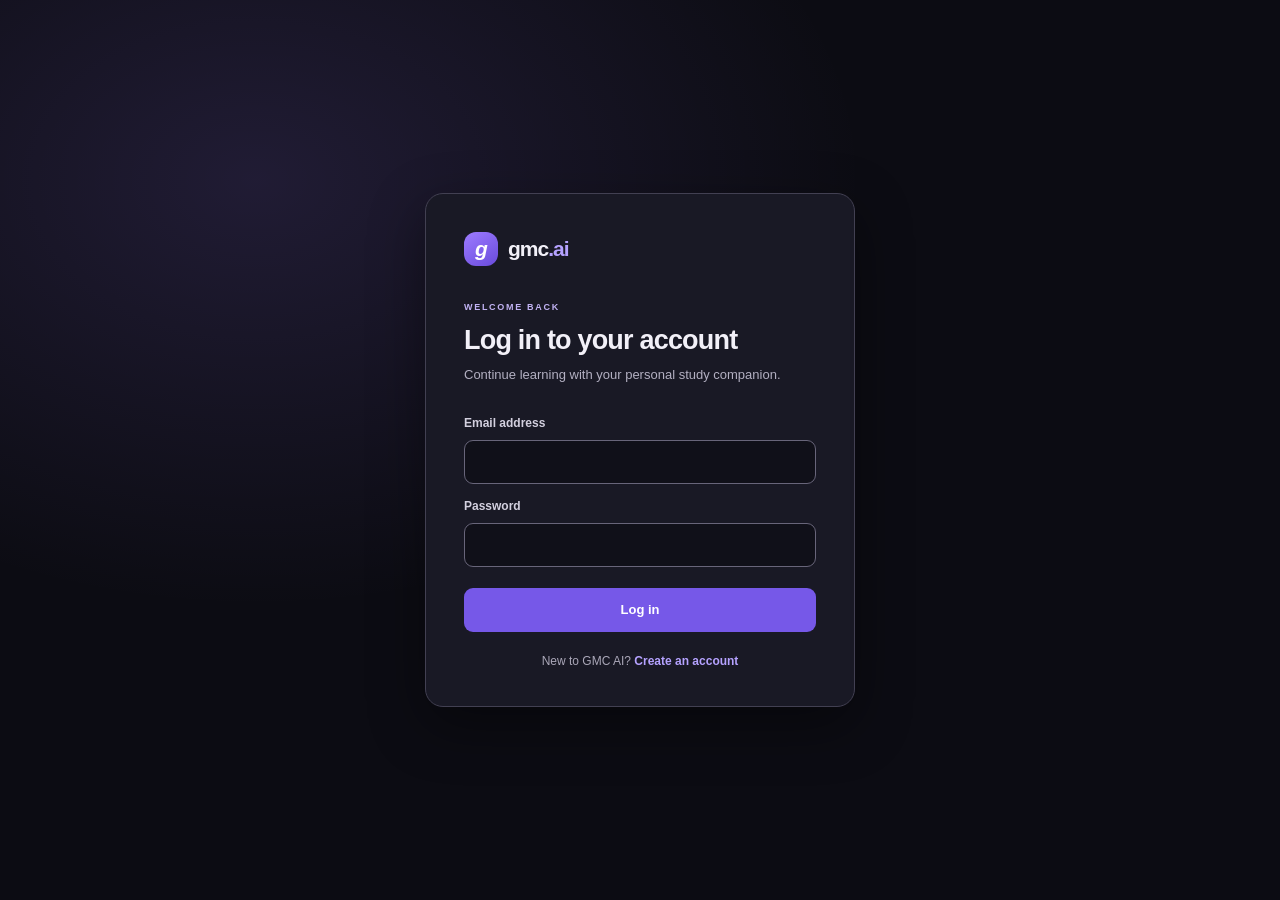
<file: frontend/index.html>
<!doctype html>
<html lang="en">
  <head>
    <meta charset="utf-8">
    <meta name="viewport" content="width=device-width, initial-scale=1">
    <meta name="theme-color" content="#0c0c13">
    <title>GMC AI Assistant</title>
    <link rel="stylesheet" href="styles.css">
    <script src="app.js" defer></script>
  </head>
  <body>
    <main class="app-shell">
      <aside class="sidebar" aria-label="Assistant menu">
        <a class="brand" href="./" aria-label="GMC AI Assistant home">
          <span class="brand-mark" aria-hidden="true">g</span>
          <span>gmc<span class="brand-light">.ai</span></span>
        </a>

        <button class="new-chat-button" id="new-chat" type="button">
          <span aria-hidden="true">+</span>
          New conversation
        </button>

        <nav class="tool-nav sidebar-tools" aria-label="Assistant tools">
          <button class="tool-tab is-active" type="button" data-view="chat" aria-current="page">
            <span aria-hidden="true">✦</span> Chat
          </button>
          <button class="tool-tab" type="button" data-view="quiz">
            <span aria-hidden="true">▦</span> Quiz
          </button>
          <button class="tool-tab" type="button" data-view="flashcards">
            <span aria-hidden="true">▤</span> Flashcards
          </button>
          <button class="tool-tab" type="button" data-view="summarize">
            <span aria-hidden="true">≡</span> Summarize
          </button>
        </nav>

        <section class="sidebar-history" aria-labelledby="conversation-history-title">
          <h2 id="conversation-history-title">Recent conversations</h2>
          <p class="tool-error" data-conversation-error role="alert" hidden></p>
          <ul class="saved-list" data-conversation-list aria-live="polite"></ul>
        </section>

        <div class="sidebar-note">
          <span class="note-icon" aria-hidden="true">✦</span>
          <p>Your study companion, ready whenever you are.</p>
        </div>

        <div class="sidebar-footer">
          <span class="status-dot" id="status-dot" aria-hidden="true"></span>
          <span id="connection-status" role="status">Checking connection…</span>
        </div>
      </aside>

      <section class="chat-panel" aria-label="AI assistant chat">
        <header class="topbar">
          <div class="mobile-brand">
            <span class="brand-mark" aria-hidden="true">g</span>
            <span>gmc<span class="brand-light">.ai</span></span>
          </div>
          <div class="assistant-label">
            <span class="assistant-avatar" aria-hidden="true">✦</span>
            <div>
              <strong>AI Assistant</strong>
              <span class="assistant-caption">Here to help you learn</span>
            </div>
          </div>
          <details class="mobile-history">
            <summary>History</summary>
            <div class="mobile-history-menu">
              <p class="tool-error" data-conversation-error role="alert" hidden></p>
              <ul class="saved-list" data-conversation-list aria-live="polite"></ul>
            </div>
          </details>
          <button class="mobile-new-chat" id="mobile-new-chat" type="button" aria-label="New conversation">+ New</button>
          <span class="topbar-badge">STUDY SPACE</span>
          <button class="account-button" id="sign-out" type="button">Sign out</button>
        </header>

        <nav class="tool-nav mobile-tools" aria-label="Assistant tools">
          <button class="tool-tab is-active" type="button" data-view="chat" aria-current="page">
            <span aria-hidden="true">✦</span> Chat
          </button>
          <button class="tool-tab" type="button" data-view="quiz">
            <span aria-hidden="true">▦</span> Quiz
          </button>
          <button class="tool-tab" type="button" data-view="flashcards">
            <span aria-hidden="true">▤</span> Cards
          </button>
          <button class="tool-tab" type="button" data-view="summarize">
            <span aria-hidden="true">≡</span> Summary
          </button>
        </nav>

        <section class="chat-view" id="chat-view" aria-label="AI assistant chat">
          <div class="conversation" id="conversation" aria-live="polite" aria-relevant="additions text">
            <div class="welcome" id="welcome">
              <div class="welcome-icon" aria-hidden="true">✦</div>
              <p class="eyebrow">YOUR PERSONAL STUDY COMPANION</p>
              <h1>What would you like<br>to <span>learn today?</span></h1>
              <p class="welcome-copy">Ask a question, explore a new idea, or get help understanding something tricky.</p>

              <div class="suggestions" aria-label="Try asking">
                <button type="button" class="suggestion" data-prompt="Explain photosynthesis in simple terms">
                  <span aria-hidden="true">↗</span> Explain a topic simply
                </button>
                <button type="button" class="suggestion" data-prompt="Help me make a study plan for this week">
                  <span aria-hidden="true">▦</span> Make a study plan
                </button>
                <button type="button" class="suggestion" data-prompt="Give me a quick quiz on world history">
                  <span aria-hidden="true">✎</span> Quiz me on a subject
                </button>
              </div>
            </div>
            <div class="messages" id="messages"></div>
          </div>

          <footer class="composer-area">
            <form class="composer" id="chat-form">
              <label class="sr-only" for="message-input">Message the AI assistant</label>
              <textarea
                id="message-input"
                name="message"
                rows="1"
                maxlength="2000"
                placeholder="Ask anything…"
                required
              ></textarea>
              <div class="composer-actions">
                <span class="input-hint">Shift + Enter for a new line</span>
                <button class="send-button" id="send-button" type="submit" aria-label="Send message">
                  <span aria-hidden="true">↑</span>
                </button>
              </div>
            </form>
            <p class="disclaimer">AI can make mistakes. Check important information with a trusted source.</p>
          </footer>
        </section>

        <section class="tool-view" id="quiz-view" aria-labelledby="quiz-title" hidden>
          <header class="tool-heading">
            <span class="tool-icon" aria-hidden="true">▦</span>
            <div>
              <p class="eyebrow">PRACTICE & LEARN</p>
              <h1 id="quiz-title">Build a quiz</h1>
              <p>Generate multiple-choice questions to test what you know.</p>
            </div>
          </header>
          <form class="tool-form" id="quiz-form">
            <label class="field-label" for="quiz-subject">Subject or topic</label>
            <input id="quiz-subject" name="subject" type="text" minlength="2" maxlength="100" placeholder="e.g. The solar system" required>
            <div class="field-grid">
              <div>
                <label class="field-label" for="quiz-count">Number of questions</label>
                <input id="quiz-count" name="number_quizzes" type="number" min="3" max="10" value="3" required>
              </div>
              <div>
                <label class="field-label" for="quiz-options">Options per question</label>
                <input id="quiz-options" name="number_options" type="number" min="4" max="6" value="4" required>
              </div>
            </div>
            <button class="primary-button" type="submit">Generate quiz <span aria-hidden="true">→</span></button>
            <p class="tool-error" id="quiz-error" role="alert" hidden></p>
          </form>
          <div class="tool-results" id="quiz-results" aria-live="polite"></div>
          <section class="saved-section" aria-labelledby="saved-quizzes-title">
            <h2 id="saved-quizzes-title">Saved quizzes</h2>
            <p class="tool-error" id="quiz-library-error" role="alert" hidden></p>
            <ul class="saved-list" id="saved-quizzes" aria-live="polite"></ul>
          </section>
        </section>

        <section class="tool-view" id="flashcards-view" aria-labelledby="flashcards-title" hidden>
          <header class="tool-heading">
            <span class="tool-icon" aria-hidden="true">▤</span>
            <div>
              <p class="eyebrow">REMEMBER MORE</p>
              <h1 id="flashcards-title">Make flashcards</h1>
              <p>Generate a set of cards and reveal each answer as you study.</p>
            </div>
          </header>
          <form class="tool-form" id="flashcards-form">
            <label class="field-label" for="flashcards-topic">Topic</label>
            <input id="flashcards-topic" name="topic" type="text" minlength="3" maxlength="10" placeholder="e.g. Biology" required>
            <p class="field-help">Topic must be 3–10 characters to match the current API limit.</p>
            <label class="field-label" for="flashcards-count">Number of cards</label>
            <input id="flashcards-count" name="number_flashcards" type="number" min="7" max="18" value="7" required>
            <button class="primary-button" type="submit">Create flashcards <span aria-hidden="true">→</span></button>
            <p class="tool-error" id="flashcards-error" role="alert" hidden></p>
          </form>
          <div class="tool-results" id="flashcards-results" aria-live="polite"></div>
          <section class="saved-section" aria-labelledby="saved-decks-title">
            <h2 id="saved-decks-title">Saved decks</h2>
            <p class="tool-error" id="deck-library-error" role="alert" hidden></p>
            <ul class="saved-list" id="saved-decks" aria-live="polite"></ul>
          </section>
        </section>

        <section class="tool-view" id="summarize-view" aria-labelledby="summarize-title" hidden>
          <header class="tool-heading">
            <span class="tool-icon" aria-hidden="true">≡</span>
            <div>
              <p class="eyebrow">GET THE KEY IDEAS</p>
              <h1 id="summarize-title">Summarize text</h1>
              <p>Paste your notes or reading to turn it into a concise summary.</p>
            </div>
          </header>
          <form class="tool-form" id="summarize-form">
            <label class="field-label" for="summary-text">Text to summarize</label>
            <textarea id="summary-text" name="text" minlength="20" maxlength="5000" rows="8" placeholder="Paste at least 20 characters of text…" required></textarea>
            <p class="field-help">20–5,000 characters.</p>
            <label class="field-label" for="summary-bullets">Maximum bullet points</label>
            <input id="summary-bullets" name="max_bullets" type="number" min="3" max="10" value="3" required>
            <button class="primary-button" type="submit">Summarize text <span aria-hidden="true">→</span></button>
            <p class="tool-error" id="summarize-error" role="alert" hidden></p>
          </form>
          <div class="tool-results" id="summarize-results" aria-live="polite"></div>
        </section>
      </section>
    </main>
  </body>
</html>
</file>
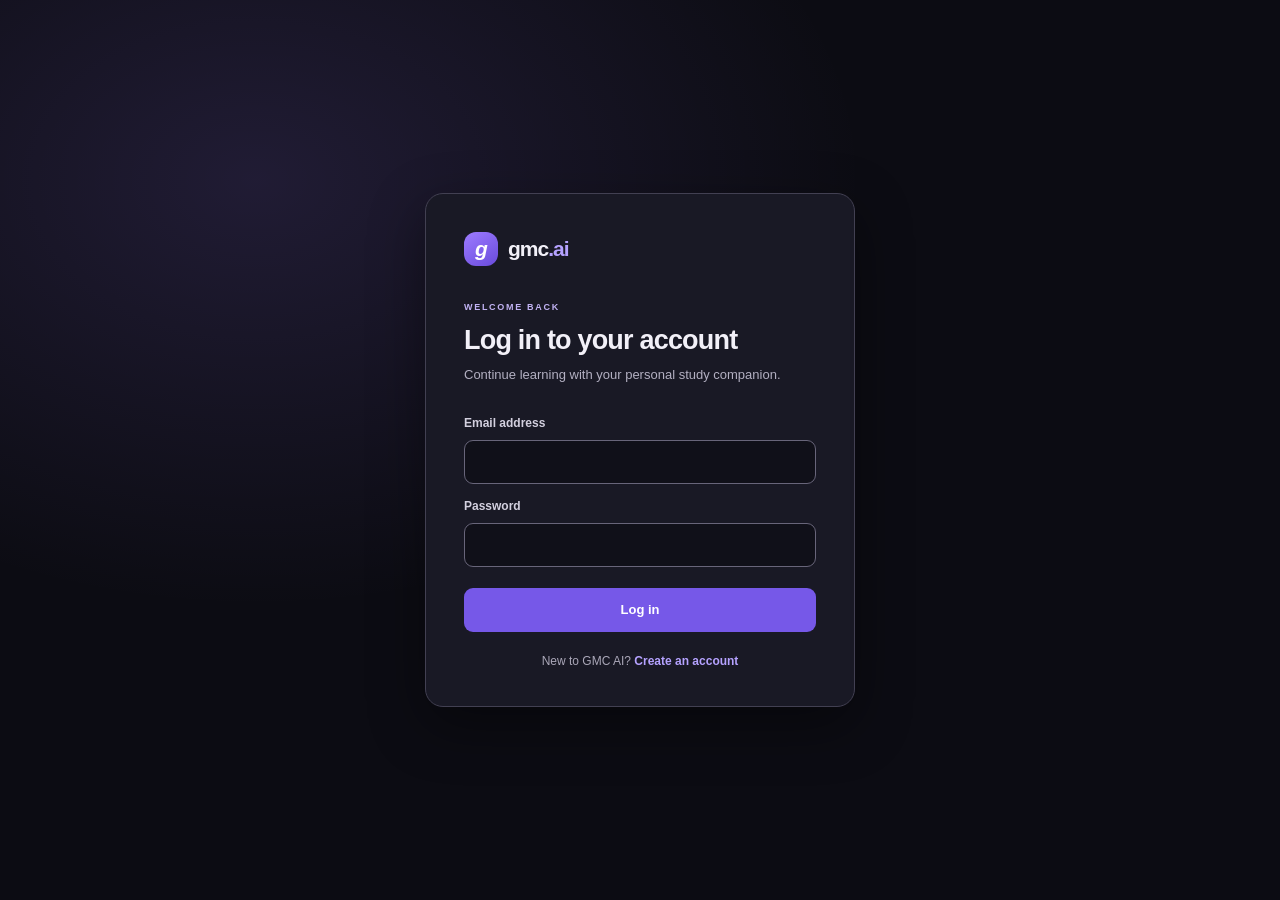
<file: frontend/login.html>
<!doctype html>
<html lang="en">
  <head>
    <meta charset="utf-8">
    <meta name="viewport" content="width=device-width, initial-scale=1">
    <meta name="theme-color" content="#0c0c13">
    <title>Log in - GMC AI Assistant</title>
    <link rel="stylesheet" href="styles.css">
    <script src="auth.js" defer></script>
  </head>
  <body class="auth-page">
    <main class="auth-card">
      <a class="brand" href="login.html" aria-label="GMC AI Assistant">
        <span class="brand-mark" aria-hidden="true">g</span>
        <span>gmc<span class="brand-light">.ai</span></span>
      </a>
      <p class="eyebrow">WELCOME BACK</p>
      <h1>Log in to your account</h1>
      <p class="auth-description">Continue learning with your personal study companion.</p>

      <form class="auth-form" id="auth-form" data-endpoint="/auth/login">
        <label for="email">Email address</label>
        <input id="email" name="email" type="email" autocomplete="email" required>

        <label for="password">Password</label>
        <input id="password" name="password" type="password" autocomplete="current-password" required>

        <p class="auth-error" id="auth-error" role="alert" aria-live="polite"></p>
        <button class="auth-submit" type="submit">Log in</button>
      </form>

      <p class="auth-switch">New to GMC AI? <a href="signup.html">Create an account</a></p>
    </main>
  </body>
</html>
</file>
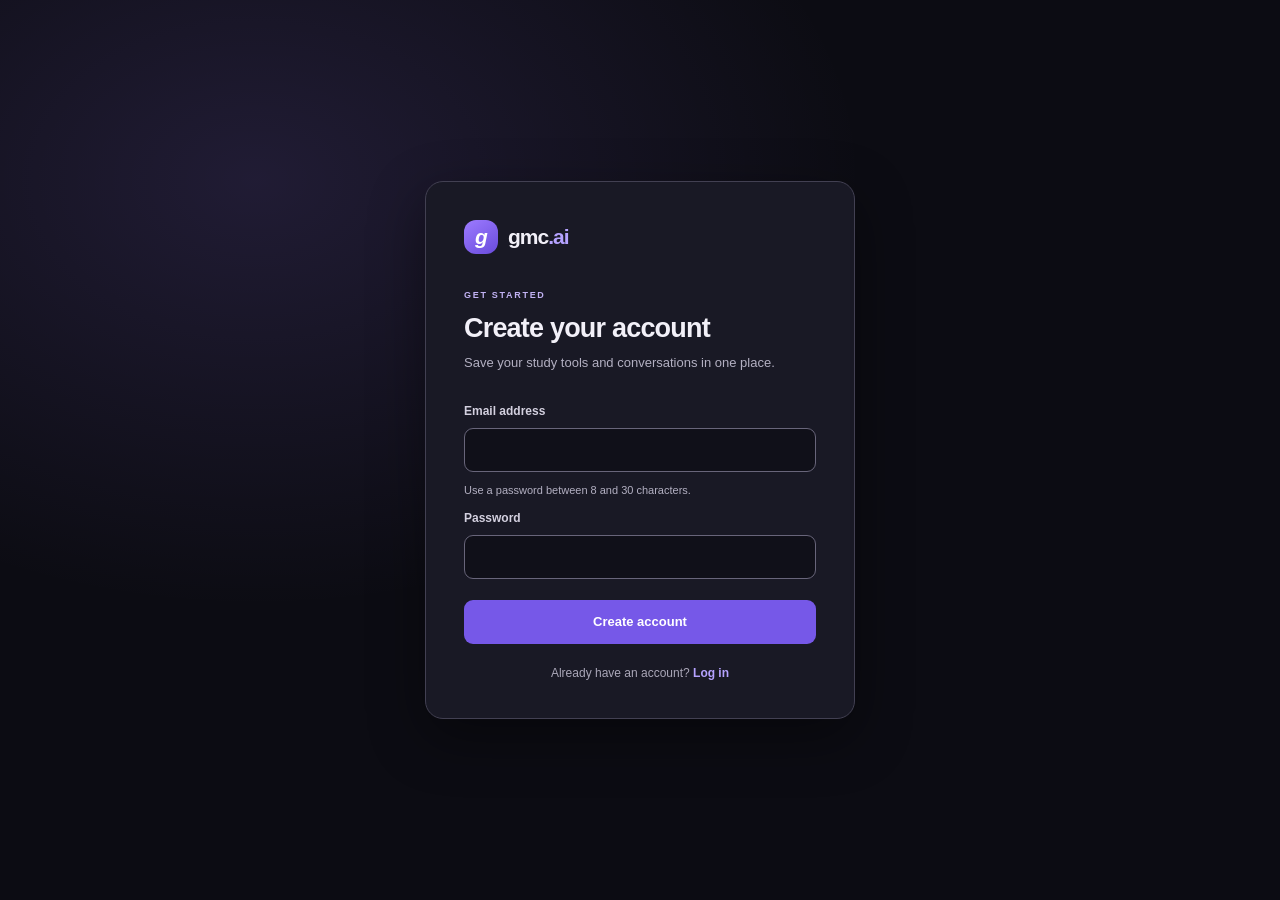
<file: frontend/signup.html>
<!doctype html>
<html lang="en">
  <head>
    <meta charset="utf-8">
    <meta name="viewport" content="width=device-width, initial-scale=1">
    <meta name="theme-color" content="#0c0c13">
    <title>Sign up - GMC AI Assistant</title>
    <link rel="stylesheet" href="styles.css">
    <script src="auth.js" defer></script>
  </head>
  <body class="auth-page">
    <main class="auth-card">
      <a class="brand" href="login.html" aria-label="GMC AI Assistant">
        <span class="brand-mark" aria-hidden="true">g</span>
        <span>gmc<span class="brand-light">.ai</span></span>
      </a>
      <p class="eyebrow">GET STARTED</p>
      <h1>Create your account</h1>
      <p class="auth-description">Save your study tools and conversations in one place.</p>

      <form class="auth-form" id="auth-form" data-endpoint="/auth/register">
        <label for="email">Email address</label>
        <input id="email" name="email" type="email" autocomplete="email" required>

        <p class="auth-requirements" id="password-requirements">Use a password between 8 and 30 characters.</p>
        <label for="password">Password</label>
        <input
          id="password"
          name="password"
          type="password"
          minlength="8"
          maxlength="30"
          autocomplete="new-password"
          aria-describedby="password-requirements"
          required
        >

        <p class="auth-error" id="auth-error" role="alert" aria-live="polite"></p>
        <button class="auth-submit" type="submit">Create account</button>
      </form>

      <p class="auth-switch">Already have an account? <a href="login.html">Log in</a></p>
    </main>
  </body>
</html>
</file>
<file: frontend/styles.css>
:root {
  color-scheme: dark;
  accent-color: var(--purple);
  font-family: "DM Sans", "Segoe UI", sans-serif;
  color: var(--ink);
  background: var(--page);
  font-synthesis: none;
  text-rendering: optimizeLegibility;
  --purple: #7658e8;
  --purple-dark: #b5a2ff;
  --ink: #f2f0f8;
  --muted: #b3b0c2;
  --line: #424052;
  --page: #0c0c13;
  --surface: #12121b;
  --surface-raised: #191925;
  --surface-input: #101019;
  --surface-hover: #232333;
  --surface-accent: rgb(118 88 232 / 16%);
  --accent-border: #7567a1;
  --control-border: #68657a;
  --accent-text: #b5a2ff;
  --text-body: #d3d0df;
  --text-subtle: #aaa7b8;
  --danger: #ff8c96;
  --success: #68d39a;
}

* {
  box-sizing: border-box;
}

body {
  min-width: 320px;
  min-height: 100vh;
  margin: 0;
  background: var(--page);
}

button,
textarea,
input {
  font: inherit;
}

button {
  color: inherit;
}

button:focus-visible,
a:focus-visible,
input:focus-visible,
textarea:focus-visible,
summary:focus-visible {
  outline: 3px solid rgb(177 155 255 / 55%);
  outline-offset: 2px;
}

.app-shell {
  display: flex;
  width: min(1440px, 100%);
  min-height: 100vh;
  margin: 0 auto;
  background: var(--surface);
  box-shadow: 0 0 70px rgb(0 0 0 / 30%);
}

.sidebar {
  display: flex;
  flex: 0 0 255px;
  flex-direction: column;
  padding: 29px 20px 20px;
  border-right: 1px solid var(--line);
  background: var(--surface);
}

.brand,
.mobile-brand {
  display: inline-flex;
  align-items: center;
  gap: 10px;
  color: var(--ink);
  font-family: "Manrope", "Segoe UI", sans-serif;
  font-size: 21px;
  font-weight: 800;
  letter-spacing: -1px;
  text-decoration: none;
}

.brand-mark,
.assistant-avatar,
.welcome-icon {
  display: grid;
  flex: 0 0 auto;
  place-items: center;
  color: #fff;
  background: linear-gradient(145deg, #9d7bff, #694bdc);
}

.brand-mark {
  width: 34px;
  height: 34px;
  border-radius: 12px;
  font-size: 21px;
  font-style: italic;
}

.brand-light {
  color: var(--accent-text);
}

.new-chat-button {
  display: flex;
  align-items: center;
  justify-content: center;
  gap: 9px;
  min-height: 44px;
  margin-top: 37px;
  border: 0;
  border-radius: 11px;
  color: #fff;
  background: var(--purple);
  box-shadow: 0 5px 12px rgb(118 88 232 / 18%);
  cursor: pointer;
  font-size: 13px;
  font-weight: 600;
  transition: background 160ms ease, transform 160ms ease;
}

.new-chat-button:hover,
.send-button:hover {
  background: #6546d5;
}

.new-chat-button:hover {
  transform: translateY(-1px);
}

.new-chat-button span {
  font-size: 20px;
  font-weight: 400;
  line-height: 1;
}

.tool-nav {
  display: flex;
  flex-direction: column;
  gap: 5px;
}

.sidebar-tools {
  margin-top: 24px;
}

.sidebar-history {
  min-height: 0;
  margin-top: 24px;
}

.sidebar-history h2,
.saved-section h2 {
  margin: 0 0 10px;
  color: var(--text-subtle);
  font-size: 10px;
  font-weight: 700;
  letter-spacing: 0.5px;
}

.sidebar-history .saved-list {
  max-height: 28vh;
  overflow-y: auto;
}

.saved-list {
  display: grid;
  gap: 5px;
  margin: 0;
  padding: 0;
  list-style: none;
}

.saved-list li {
  min-width: 0;
}

.saved-list-empty {
  padding: 8px 10px;
  color: var(--text-subtle);
  font-size: 10px;
}

.saved-list button {
  width: 100%;
  min-height: 35px;
  padding: 8px 10px;
  overflow: hidden;
  border: 1px solid transparent;
  border-radius: 8px;
  color: var(--text-body);
  background: var(--surface-raised);
  cursor: pointer;
  font-size: 11px;
  text-align: left;
  text-overflow: ellipsis;
  white-space: nowrap;
}

.saved-list button:hover,
.saved-list button:focus-visible {
  border-color: var(--accent-border);
  color: var(--purple-dark);
  background: var(--surface-accent);
}

.saved-list button.is-selected {
  border-color: var(--accent-border);
  color: var(--purple-dark);
  background: var(--surface-accent);
}

.sidebar-history .saved-list button {
  background: transparent;
}

.sidebar-history .saved-list button:hover,
.sidebar-history .saved-list button:focus-visible {
  background: var(--surface-accent);
}

.saved-section {
  margin-top: 27px;
}

.saved-section h2 {
  color: var(--text-body);
  font-size: 12px;
}

.saved-section .saved-list button {
  min-height: 40px;
  border-color: var(--line);
  background: var(--surface-raised);
}

.saved-section .saved-list button:hover,
.saved-section .saved-list button:focus-visible {
  border-color: var(--accent-border);
  background: var(--surface-hover);
}

.mobile-history {
  display: none;
}

.tool-tab {
  display: flex;
  align-items: center;
  gap: 11px;
  min-height: 40px;
  padding: 0 12px;
  border: 0;
  border-radius: 9px;
  color: var(--text-subtle);
  background: transparent;
  cursor: pointer;
  font-size: 12px;
  font-weight: 500;
  text-align: left;
  transition: color 150ms ease, background 150ms ease;
}

.tool-tab span {
  width: 17px;
  color: var(--text-subtle);
  font-size: 15px;
  text-align: center;
}

.tool-tab:hover,
.tool-tab.is-active {
  color: var(--purple-dark);
  background: var(--surface-accent);
}

.tool-tab.is-active {
  font-weight: 600;
}

.tool-tab.is-active span {
  color: var(--purple);
}

.sidebar-note {
  display: flex;
  align-items: flex-start;
  gap: 11px;
  margin-top: 29px;
  padding: 15px 12px;
  border: 1px solid var(--accent-border);
  border-radius: 12px;
  background: var(--surface-accent);
}

.note-icon {
  color: var(--accent-text);
  font-size: 16px;
}

.sidebar-note p {
  margin: 1px 0 0;
  color: var(--text-body);
  font-size: 12px;
  line-height: 1.65;
}

.sidebar-footer {
  display: flex;
  align-items: center;
  gap: 9px;
  margin-top: auto;
  padding: 15px 2px 0;
  color: var(--text-subtle);
  font-size: 11px;
}

.status-dot {
  width: 8px;
  height: 8px;
  border-radius: 50%;
  background: #e8ad49;
}

.status-dot.is-online {
  background: #45be89;
  box-shadow: 0 0 0 3px rgb(104 211 154 / 18%);
}

.status-dot.is-offline {
  background: #df6973;
  box-shadow: 0 0 0 3px rgb(255 140 150 / 18%);
}

.chat-panel {
  display: flex;
  flex: 1;
  flex-direction: column;
  min-width: 0;
  min-height: 100vh;
}

.topbar {
  position: relative;
  display: flex;
  flex: 0 0 78px;
  align-items: center;
  justify-content: space-between;
  padding: 0 44px;
  border-bottom: 1px solid var(--line);
}

.mobile-brand {
  display: none;
}

.assistant-label {
  display: flex;
  align-items: center;
  gap: 11px;
}

.assistant-avatar {
  width: 38px;
  height: 38px;
  border-radius: 13px;
  font-size: 17px;
}

.assistant-label strong,
.assistant-caption {
  display: block;
}

.assistant-label strong {
  font-family: "Manrope", "Segoe UI", sans-serif;
  font-size: 13px;
  font-weight: 700;
}

.assistant-caption {
  margin-top: 3px;
  color: var(--muted);
  font-size: 11px;
}

.topbar-badge {
  padding: 7px 10px;
  border: 1px solid var(--line);
  border-radius: 7px;
  color: var(--text-subtle);
  font-size: 9px;
  font-weight: 700;
  letter-spacing: 1px;
}

.account-button {
  min-height: 34px;
  padding: 0 12px;
  border: 1px solid var(--control-border);
  border-radius: 9px;
  color: var(--purple-dark);
  background: var(--surface-raised);
  cursor: pointer;
  font-size: 11px;
  font-weight: 600;
}

.account-button:hover {
  background: var(--surface-hover);
}

.mobile-new-chat {
  display: none;
}

.mobile-tools {
  display: none;
}

.chat-view {
  display: flex;
  flex: 1;
  flex-direction: column;
  min-height: 0;
}

.chat-view[hidden],
.tool-view[hidden] {
  display: none;
}

.conversation {
  display: flex;
  flex: 1;
  flex-direction: column;
  width: min(790px, 100%);
  margin: 0 auto;
  overflow-y: auto;
  padding: 48px 30px 24px;
}

.welcome {
  display: flex;
  flex-direction: column;
  align-items: center;
  margin: auto 0;
  padding: 38px 0 44px;
  text-align: center;
  animation: rise-in 420ms ease both;
}

.welcome[hidden] {
  display: none;
}

.welcome-icon {
  width: 52px;
  height: 52px;
  margin-bottom: 23px;
  border-radius: 18px;
  box-shadow: 0 9px 22px rgb(118 88 232 / 20%);
  font-size: 22px;
}

.eyebrow {
  margin: 0 0 13px;
  color: #c1b2f3;
  font-size: 9px;
  font-weight: 700;
  letter-spacing: 1.7px;
}

.welcome h1 {
  margin: 0;
  color: var(--ink);
  font-family: "Manrope", "Segoe UI", sans-serif;
  font-size: clamp(32px, 4vw, 43px);
  font-weight: 700;
  letter-spacing: -2px;
  line-height: 1.22;
}

.welcome h1 span {
  color: var(--purple);
}

.welcome-copy {
  max-width: 420px;
  margin: 15px 0 0;
  color: var(--muted);
  font-size: 13px;
  line-height: 1.75;
}

.suggestions {
  display: flex;
  flex-wrap: wrap;
  justify-content: center;
  gap: 9px;
  margin-top: 29px;
}

.suggestion {
  display: inline-flex;
  align-items: center;
  gap: 7px;
  min-height: 38px;
  padding: 0 13px;
  border: 1px solid var(--control-border);
  border-radius: 9px;
  color: var(--text-body);
  background: var(--surface-raised);
  cursor: pointer;
  font-size: 11px;
  transition: border-color 160ms ease, background 160ms ease, color 160ms ease;
}

.suggestion span {
  color: var(--accent-text);
}

.suggestion:hover {
  border-color: var(--accent-border);
  color: var(--purple-dark);
  background: var(--surface-hover);
}

.messages {
  display: flex;
  flex-direction: column;
  gap: 22px;
  width: 100%;
}

.message {
  display: flex;
  align-items: flex-start;
  gap: 11px;
  animation: rise-in 240ms ease both;
}

.message.user {
  justify-content: flex-end;
}

.message-avatar {
  display: grid;
  flex: 0 0 30px;
  width: 30px;
  height: 30px;
  place-items: center;
  border-radius: 10px;
  color: #fff;
  background: linear-gradient(145deg, #9d7bff, #694bdc);
  font-size: 14px;
}

.message.user .message-avatar {
  order: 2;
  color: #c6b7ff;
  background: var(--surface-accent);
  font-size: 12px;
}

.message-content {
  max-width: min(80%, 590px);
  padding: 12px 15px;
  border: 1px solid var(--line);
  border-radius: 4px 14px 14px 14px;
  color: var(--text-body);
  background: var(--surface-raised);
  font-size: 13px;
  line-height: 1.75;
  overflow-wrap: anywhere;
  white-space: pre-wrap;
}

.message.user .message-content {
  border-color: var(--purple);
  border-radius: 14px 4px 14px 14px;
  color: #fff;
  background: var(--purple);
}

.message-meta {
  margin-top: 5px;
  color: var(--text-subtle);
  font-size: 10px;
}

.typing-indicator {
  display: inline-flex;
  gap: 4px;
  align-items: center;
  min-height: 22px;
}

.typing-indicator span {
  width: 5px;
  height: 5px;
  border-radius: 50%;
  background: #c0adff;
  animation: pulse 1s ease-in-out infinite;
}

.typing-indicator span:nth-child(2) {
  animation-delay: 120ms;
}

.typing-indicator span:nth-child(3) {
  animation-delay: 240ms;
}

.composer-area {
  width: min(790px, 100%);
  margin: 0 auto;
  padding: 0 30px 20px;
}

.composer {
  padding: 13px 14px 10px 17px;
  border: 1px solid var(--control-border);
  border-radius: 14px;
  background: var(--surface-raised);
  box-shadow: 0 7px 22px rgb(0 0 0 / 22%);
  transition: border-color 160ms ease, box-shadow 160ms ease;
}

.composer:focus-within {
  border-color: var(--accent-border);
  box-shadow: 0 7px 22px rgb(118 88 232 / 9%);
}

.composer textarea {
  display: block;
  width: 100%;
  min-height: 28px;
  max-height: 140px;
  padding: 4px 0;
  resize: none;
  border: 0;
  outline: 0;
  color: var(--ink);
  background: transparent;
  font-size: 13px;
  line-height: 1.55;
}

.composer textarea::placeholder {
  color: var(--text-subtle);
}

.composer-actions {
  display: flex;
  align-items: center;
  justify-content: space-between;
  margin-top: 6px;
}

.input-hint {
  color: var(--text-subtle);
  font-size: 10px;
}

.send-button {
  display: grid;
  width: 32px;
  height: 32px;
  place-items: center;
  border: 0;
  border-radius: 10px;
  color: #fff;
  background: var(--purple);
  cursor: pointer;
  transition: background 160ms ease, opacity 160ms ease;
}

.send-button:disabled {
  cursor: wait;
  opacity: 0.55;
}

.send-button span {
  font-size: 19px;
  line-height: 1;
}

.disclaimer {
  margin: 10px 0 0;
  color: var(--text-subtle);
  font-size: 10px;
  text-align: center;
}

.tool-view {
  flex: 1;
  width: min(790px, 100%);
  margin: 0 auto;
  padding: 48px 30px 34px;
  overflow-y: auto;
}

.tool-heading {
  display: flex;
  align-items: flex-start;
  gap: 15px;
  margin-bottom: 27px;
}

.tool-icon {
  display: grid;
  flex: 0 0 44px;
  width: 44px;
  height: 44px;
  place-items: center;
  border: 1px solid var(--accent-border);
  border-radius: 14px;
  color: var(--accent-text);
  background: var(--surface-accent);
  font-size: 19px;
}

.tool-heading .eyebrow {
  margin: 1px 0 7px;
}

.tool-heading h1 {
  margin: 0;
  color: var(--ink);
  font-family: "Manrope", "Segoe UI", sans-serif;
  font-size: 26px;
  font-weight: 700;
  letter-spacing: -0.8px;
}

.tool-heading > div > p:last-child {
  margin: 7px 0 0;
  color: var(--muted);
  font-size: 12px;
  line-height: 1.6;
}

.tool-form {
  display: flex;
  flex-direction: column;
  gap: 10px;
  padding: 20px;
  border: 1px solid var(--line);
  border-radius: 14px;
  background: var(--surface-raised);
  box-shadow: 0 5px 18px rgb(0 0 0 / 20%);
}

.field-label {
  margin-top: 4px;
  color: var(--text-body);
  font-size: 11px;
  font-weight: 600;
}

.tool-form input,
.tool-form textarea {
  width: 100%;
  min-height: 42px;
  padding: 10px 12px;
  border: 1px solid var(--control-border);
  border-radius: 9px;
  outline: none;
  color: var(--ink);
  background: var(--surface-input);
  font-size: 12px;
}

.tool-form textarea {
  min-height: 145px;
  resize: vertical;
  line-height: 1.65;
}

.tool-form input::placeholder,
.tool-form textarea::placeholder {
  color: var(--text-subtle);
}

.field-grid {
  display: grid;
  grid-template-columns: 1fr 1fr;
  gap: 14px;
  margin: 3px 0;
}

.field-grid > div {
  display: flex;
  flex-direction: column;
  gap: 9px;
}

.field-help {
  margin: -5px 0 2px;
  color: var(--text-subtle);
  font-size: 10px;
}

.primary-button {
  display: inline-flex;
  align-items: center;
  justify-content: center;
  gap: 9px;
  min-height: 42px;
  margin-top: 7px;
  padding: 0 16px;
  border: 0;
  border-radius: 9px;
  color: #fff;
  background: var(--purple);
  cursor: pointer;
  font-size: 12px;
  font-weight: 600;
  transition: background 150ms ease, opacity 150ms ease;
}

.primary-button:hover {
  background: #6546d5;
}

.primary-button:disabled {
  cursor: wait;
  opacity: 0.6;
}

.tool-error {
  margin: 1px 0 0;
  color: var(--danger);
  font-size: 11px;
  line-height: 1.5;
}

.tool-results:not(:empty) {
  margin-top: 24px;
}

.results-heading {
  display: flex;
  align-items: baseline;
  justify-content: space-between;
  gap: 12px;
  margin-bottom: 13px;
}

.results-heading h2 {
  margin: 0;
  color: var(--ink);
  font-family: "Manrope", "Segoe UI", sans-serif;
  font-size: 17px;
}

.results-heading span {
  color: var(--muted);
  font-size: 10px;
}

.quiz-question,
.flashcard,
.summary-card {
  margin: 0 0 12px;
  padding: 16px;
  border: 1px solid var(--line);
  border-radius: 12px;
  background: var(--surface-raised);
}

.quiz-question h3 {
  margin: 0 0 13px;
  color: var(--text-body);
  font-size: 13px;
  line-height: 1.6;
}

.quiz-options {
  display: grid;
  gap: 8px;
  margin: 0;
  padding: 0;
  border: 0;
}

.quiz-option {
  display: flex;
  align-items: flex-start;
  gap: 9px;
  padding: 9px 10px;
  border: 1px solid var(--line);
  border-radius: 8px;
  color: var(--text-body);
  cursor: pointer;
  font-size: 11px;
  line-height: 1.5;
}

.quiz-option:has(input:checked) {
  border-color: var(--accent-border);
  background: var(--surface-hover);
}

.quiz-option input {
  flex: 0 0 auto;
  margin: 2px 0 0;
  accent-color: var(--purple);
}

.quiz-option.is-correct {
  border-color: #3c8760;
  background: rgb(104 211 154 / 10%);
}

.quiz-option.is-incorrect {
  border-color: #914c55;
  background: rgb(255 140 150 / 10%);
}

.quiz-feedback {
  min-height: 17px;
  margin-top: 9px;
  color: var(--text-subtle);
  font-size: 10px;
}

.quiz-feedback.is-correct {
  color: var(--success);
}

.quiz-feedback.is-incorrect {
  color: var(--danger);
}

.results-action {
  width: 100%;
  margin: 5px 0 10px;
}

.flashcard {
  padding: 0;
  overflow: hidden;
}

.flashcard summary {
  padding: 16px;
  color: var(--text-body);
  cursor: pointer;
  font-size: 12px;
  font-weight: 600;
  line-height: 1.6;
}

.flashcard[open] summary {
  border-bottom: 1px solid var(--line);
  color: var(--purple-dark);
  background: var(--surface-hover);
}

.flashcard-answer {
  margin: 0;
  padding: 14px 16px 16px;
  color: var(--text-body);
  font-size: 12px;
  line-height: 1.7;
  white-space: pre-wrap;
}

.summary-list {
  display: grid;
  gap: 12px;
  margin: 0;
  padding-left: 20px;
  color: var(--text-body);
  font-size: 12px;
  line-height: 1.75;
}

.summary-list li::marker {
  color: var(--purple);
}

.summary-card {
  padding: 19px;
}

.summary-card .results-heading {
  margin-bottom: 14px;
}

.sr-only {
  position: absolute;
  width: 1px;
  height: 1px;
  padding: 0;
  overflow: hidden;
  clip: rect(0, 0, 0, 0);
  white-space: nowrap;
  border: 0;
}

@keyframes rise-in {
  from {
    opacity: 0;
    transform: translateY(8px);
  }
  to {
    opacity: 1;
    transform: translateY(0);
  }
}

@keyframes pulse {
  0%, 60%, 100% {
    opacity: 0.4;
    transform: translateY(0);
  }
  30% {
    opacity: 1;
    transform: translateY(-3px);
  }
}

@media (max-width: 760px) {
  .sidebar {
    display: none;
  }

  .topbar {
    flex-basis: 68px;
    padding: 0 20px;
  }

  .mobile-brand {
    display: inline-flex;
    font-size: 18px;
  }

  .mobile-brand .brand-mark {
    width: 30px;
    height: 30px;
    border-radius: 10px;
    font-size: 19px;
  }

  .assistant-label {
    margin-right: auto;
    margin-left: 16px;
  }

  .assistant-avatar {
    width: 33px;
    height: 33px;
    border-radius: 11px;
  }

  .topbar-badge {
    display: none;
  }

  .account-button {
    min-height: 32px;
    padding: 0 9px;
    font-size: 10px;
  }

  .mobile-tools {
    display: flex;
    flex-direction: row;
    flex: 0 0 auto;
    gap: 4px;
    padding: 7px 12px;
    overflow-x: auto;
    border-bottom: 1px solid var(--line);
    background: var(--surface);
  }

  .mobile-tools .tool-tab {
    justify-content: center;
    gap: 6px;
    min-height: 34px;
    padding: 0 11px;
    white-space: nowrap;
    font-size: 10px;
  }

  .mobile-tools .tool-tab span {
    width: auto;
    font-size: 13px;
  }

  .mobile-new-chat {
    display: inline-flex;
    align-items: center;
    justify-content: center;
    min-height: 34px;
    padding: 0 10px;
    border: 1px solid var(--control-border);
    border-radius: 9px;
    color: var(--purple-dark);
    background: var(--surface-raised);
    cursor: pointer;
    font-size: 11px;
    font-weight: 600;
  }

  .mobile-history {
    position: relative;
    display: block;
    margin-left: auto;
  }

  .mobile-history summary {
    display: grid;
    min-height: 34px;
    place-items: center;
    padding: 0 10px;
    border: 1px solid var(--control-border);
    border-radius: 9px;
    color: var(--purple-dark);
    background: var(--surface-raised);
    cursor: pointer;
    font-size: 11px;
    font-weight: 600;
    list-style: none;
  }

  .mobile-new-chat:hover,
  .mobile-history summary:hover {
    background: var(--surface-hover);
  }

  .mobile-history summary::-webkit-details-marker {
    display: none;
  }

  .mobile-history-menu {
    position: absolute;
    z-index: 5;
    top: calc(100% + 8px);
    right: 0;
    width: min(300px, calc(100vw - 32px));
    max-height: 55vh;
    padding: 12px;
    overflow-y: auto;
    border: 1px solid var(--line);
    border-radius: 12px;
    background: var(--surface-raised);
    box-shadow: 0 12px 30px rgb(0 0 0 / 40%);
  }

  .conversation {
    padding: 24px 20px;
  }

  .tool-view {
    padding: 27px 18px 24px;
  }

  .tool-form {
    padding: 16px;
  }

  .welcome {
    padding: 30px 0;
  }

  .welcome-copy {
    font-size: 12px;
  }

  .suggestions {
    gap: 8px;
    margin-top: 23px;
  }

  .suggestion {
    min-height: 36px;
    font-size: 10px;
  }

  .composer-area {
    padding: 0 16px 14px;
  }

  .input-hint {
    display: none;
  }
}

@media (max-width: 430px) {
  .mobile-brand {
    gap: 7px;
    font-size: 16px;
  }

  .assistant-label {
    gap: 8px;
    margin-left: 12px;
  }

  .assistant-caption {
    font-size: 10px;
  }

  .welcome h1 {
    font-size: 34px;
  }

  .suggestion {
    padding: 0 10px;
  }

  .mobile-tools {
    padding-inline: 8px;
  }

  .mobile-tools .tool-tab {
    padding-inline: 8px;
  }
}

@media (prefers-reduced-motion: reduce) {
  *,
  *::before,
  *::after {
    scroll-behavior: auto !important;
    animation-duration: 0.01ms !important;
    animation-iteration-count: 1 !important;
    transition-duration: 0.01ms !important;
  }
}

.auth-page {
  display: grid;
  min-height: 100vh;
  place-items: center;
  padding: 24px;
  background:
    radial-gradient(ellipse at 20% 20%, rgb(157 123 255 / 14%), transparent 42%),
    var(--page);
}

.auth-card {
  width: min(100%, 430px);
  padding: 38px;
  border: 1px solid var(--line);
  border-radius: 18px;
  background: var(--surface-raised);
  box-shadow: 0 18px 55px rgb(0 0 0 / 40%);
}

.auth-card .brand {
  margin-bottom: 36px;
}

.auth-card h1 {
  margin: 0;
  font-family: "Manrope", "Segoe UI", sans-serif;
  font-size: 27px;
  letter-spacing: -0.8px;
}

.auth-description {
  margin: 9px 0 25px;
  color: var(--muted);
  font-size: 13px;
  line-height: 1.6;
}

.auth-form {
  display: flex;
  flex-direction: column;
  gap: 10px;
}

.auth-form label {
  margin-top: 5px;
  color: var(--text-body);
  font-size: 12px;
  font-weight: 600;
}

.auth-form input {
  width: 100%;
  min-height: 44px;
  padding: 10px 12px;
  border: 1px solid var(--control-border);
  border-radius: 9px;
  color: var(--ink);
  background: var(--surface-input);
  font-size: 13px;
}

.auth-form input[aria-invalid="true"] {
  border-color: var(--danger);
}

.auth-requirements {
  margin: 0 0 -3px;
  color: var(--muted);
  font-size: 11px;
  line-height: 1.5;
}

.auth-error {
  margin: 4px 0 0;
  color: var(--danger);
  font-size: 12px;
  line-height: 1.5;
}

.auth-error:empty {
  display: none;
}

.auth-submit {
  width: 100%;
  min-height: 44px;
  margin-top: 11px;
  border: 0;
  border-radius: 9px;
  color: #fff;
  background: var(--purple);
  cursor: pointer;
  font-size: 13px;
  font-weight: 600;
}

.auth-submit:hover {
  background: #6546d5;
}

.auth-submit:disabled {
  cursor: wait;
  opacity: 0.6;
}

.auth-switch {
  margin: 22px 0 0;
  color: var(--text-subtle);
  font-size: 12px;
  text-align: center;
}

.auth-switch a {
  color: var(--purple-dark);
  font-weight: 600;
  text-decoration: none;
}

.auth-switch a:hover {
  text-decoration: underline;
}

@media (max-width: 430px) {
  .auth-card {
    padding: 28px 22px;
  }
}

@media (prefers-contrast: more) {
  :root {
    --line: #777489;
    --muted: #d3d0df;
    --text-subtle: #d3d0df;
  }

  button:focus-visible,
  a:focus-visible,
  input:focus-visible,
  textarea:focus-visible,
  summary:focus-visible {
    outline-color: #fff;
  }
}
</file>
